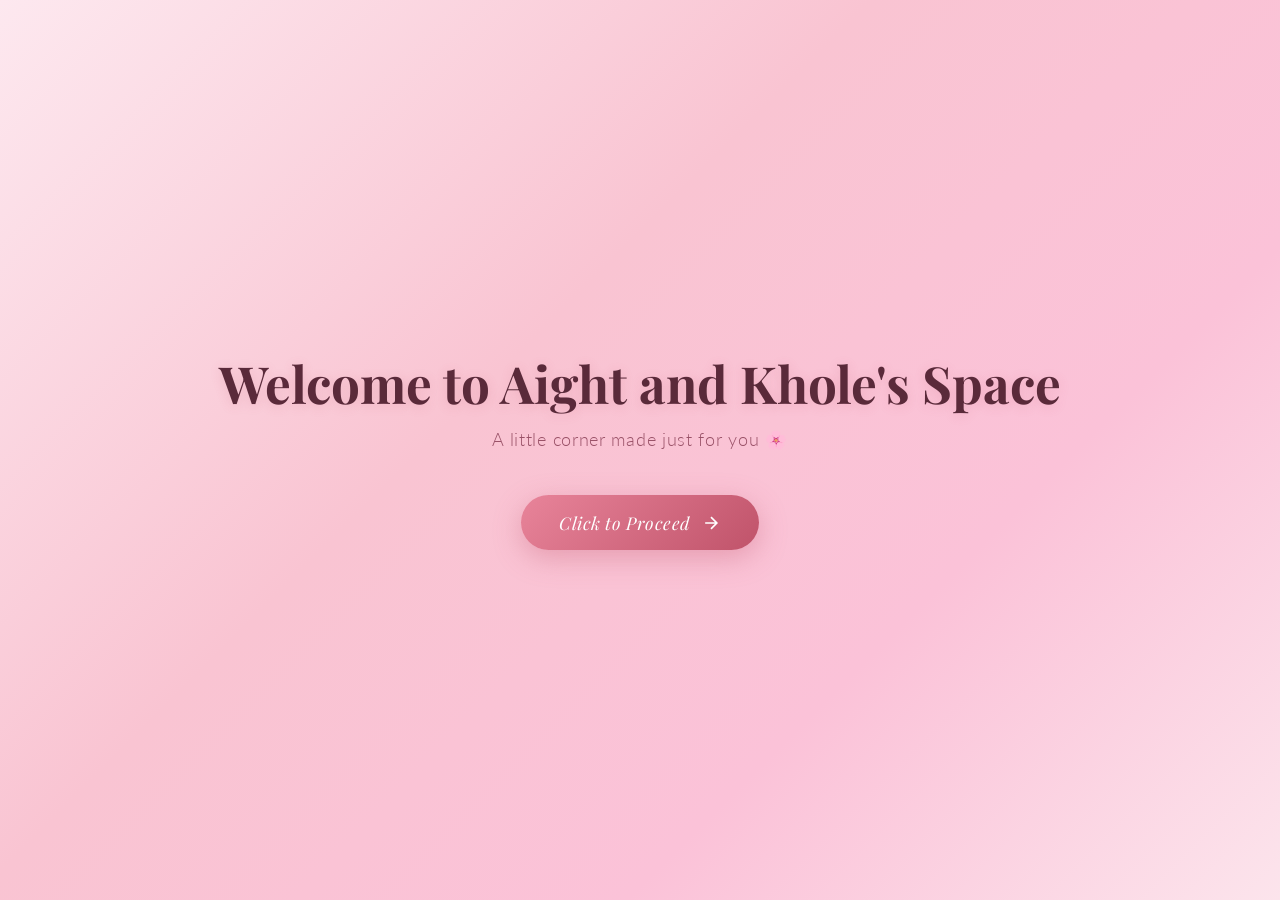
<file: Page 1/index.html>
<!DOCTYPE html>
<html lang="en">
<head>
  <meta charset="UTF-8" />
  <meta name="viewport" content="width=device-width, initial-scale=1.0"/>
  <title>Aight & Khole's Space</title>
  <link rel="stylesheet" href="style.css" />
  <link href="https://fonts.googleapis.com/css2?family=Playfair+Display:ital,wght@0,400;0,700;1,400&family=Lato:wght@300;400&display=swap" rel="stylesheet"/>
</head>
<body class="landing-body">

  <!-- Floating petals -->
  <div class="petals-container" id="petals"></div>

  <div class="landing-wrapper">
    <h1 class="landing-title">Welcome to Aight and Khole's Space</h1>
    <p class="landing-sub">A little corner made just for you 🌸</p>
    <button class="proceed-btn" onclick="window.location.href='letters.html'">
      <span>Click to Proceed</span>
      <svg class="arrow" viewBox="0 0 24 24" fill="none" stroke="currentColor" stroke-width="2">
        <path d="M5 12h14M12 5l7 7-7 7"/>
      </svg>
    </button>
  </div>

  <script>
    // Generate floating petals
    const container = document.getElementById('petals');
    const emojis = ['🌸','🌷','💕','✨','🌼','💗'];
    for (let i = 0; i < 22; i++) {
      const p = document.createElement('div');
      p.classList.add('petal');
      p.textContent = emojis[Math.floor(Math.random() * emojis.length)];
      p.style.left = Math.random() * 100 + 'vw';
      p.style.animationDuration = (6 + Math.random() * 8) + 's';
      p.style.animationDelay = (Math.random() * 8) + 's';
      p.style.fontSize = (14 + Math.random() * 18) + 'px';
      container.appendChild(p);
    }
  </script>
</body>
</html>
</file>
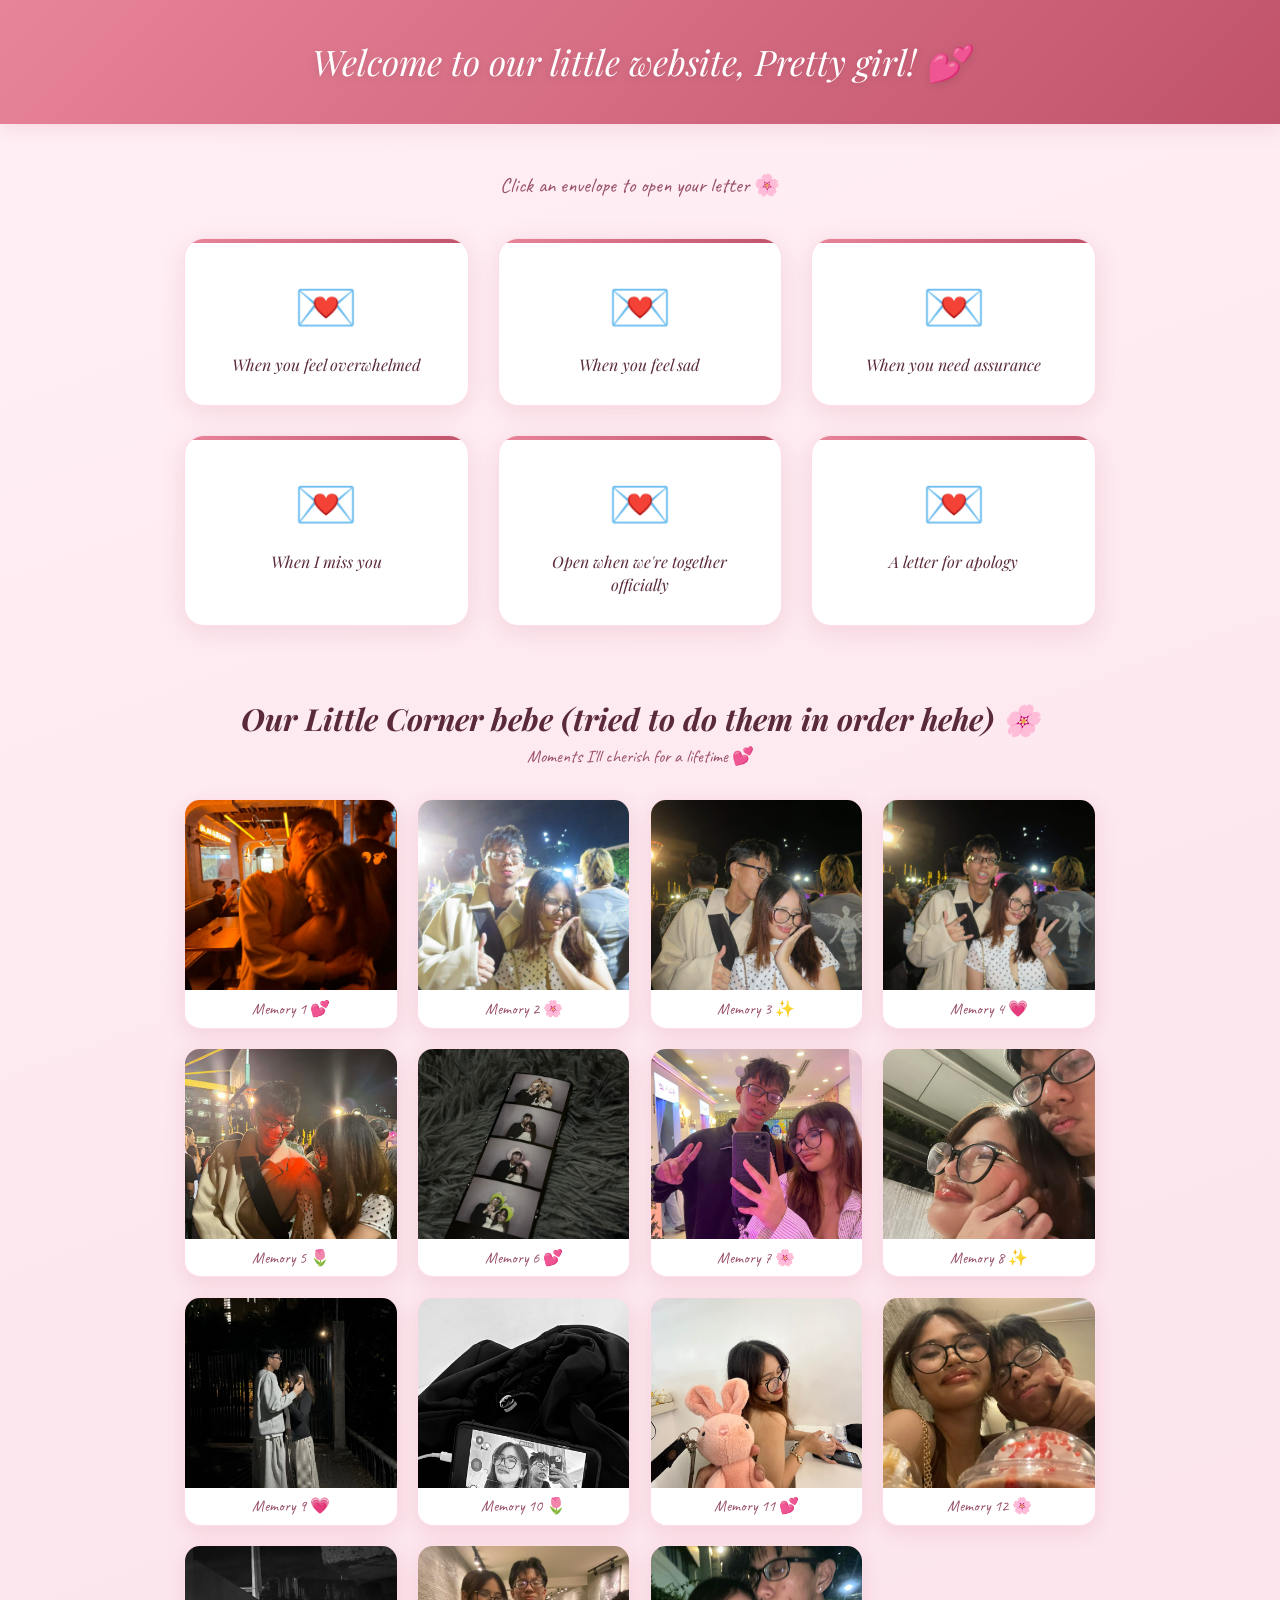
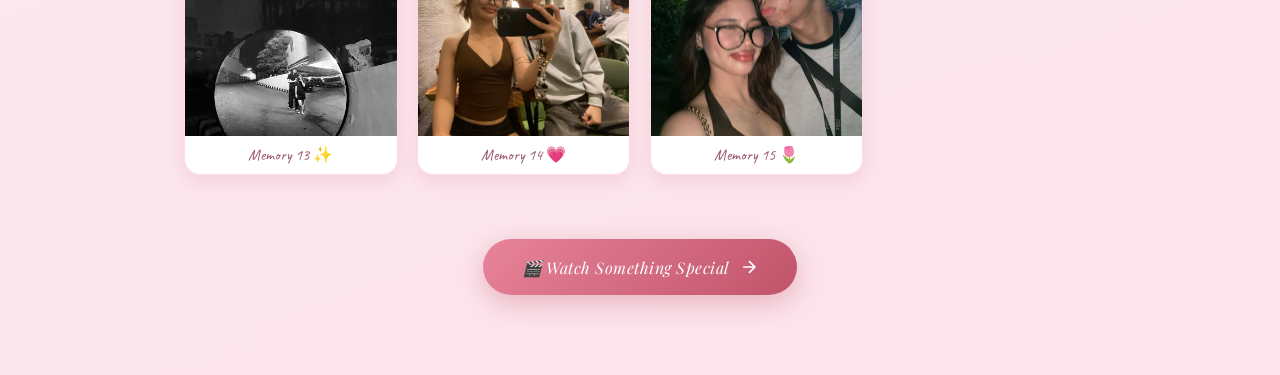
<file: Page 1/letters.html>
<!DOCTYPE html>
<html lang="en">
<head>
  <meta charset="UTF-8" />
  <meta name="viewport" content="width=device-width, initial-scale=1.0"/>
  <title>Letters for You 💌</title>
  <link rel="stylesheet" href="style.css" />
  <link href="https://fonts.googleapis.com/css2?family=Playfair+Display:ital,wght@0,400;0,700;1,400&family=Lato:wght@300;400&family=Caveat:wght@400;600&display=swap" rel="stylesheet"/>
</head>
<body class="letters-body">

  <div class="petals-container" id="petals"></div>

  <header class="letters-header">
    <h1>Welcome to our little website, Pretty girl! 💕</h1>
  </header>

  <main class="letters-main">
    <p class="letters-intro">Click an envelope to open your letter 🌸</p>

    <div class="envelopes-grid">

      <!-- Envelope 1 -->
      <div class="envelope-card" onclick="openLetter(0)">
        <div class="envelope-icon">💌</div>
        <div class="envelope-label">When you feel overwhelmed</div>
      </div>

      <!-- Envelope 2 -->
      <div class="envelope-card" onclick="openLetter(1)">
        <div class="envelope-icon">💌</div>
        <div class="envelope-label">When you feel sad</div>
      </div>

      <!-- Envelope 3 -->
      <div class="envelope-card" onclick="openLetter(2)">
        <div class="envelope-icon">💌</div>
        <div class="envelope-label">When you need assurance</div>
      </div>

      <!-- Envelope 4 -->
      <div class="envelope-card" onclick="openLetter(3)">
        <div class="envelope-icon">💌</div>
        <div class="envelope-label">When I miss you</div>
      </div>

      <!-- Envelope 5 -->
      <div class="envelope-card" onclick="openLetter(4)">
        <div class="envelope-icon">💌</div>
        <div class="envelope-label">Open when we're together officially</div>
      </div>

      <!-- Envelope 6 -->
      <div class="envelope-card" onclick="openLetter(5)">
        <div class="envelope-icon">💌</div>
        <div class="envelope-label">A letter for apology</div>
      </div>

    </div>

    <!-- ===== PHOTO GALLERY ===== -->
    <div class="gallery-section">
      <h2 class="gallery-title">Our Little Corner bebe (tried to do them in order hehe) 🌸</h2>
      <p class="gallery-sub">Moments I'll cherish for a lifetime 💕</p>
      <div class="photo-grid">

        <div class="photo-item" onclick="openLightbox('/Assets/Img/aight4.jpg', 'Memory 1 💕')">
          <img src="/Page 1/aight4.jpg" alt="Memory 1" />
          <div class="photo-caption">Memory 1 💕</div>
        </div>

        <div class="photo-item" onclick="openLightbox('/Assets/Img/aight2.jpg', 'Memory 2 🌸')">
          <img src="/Page 1/aight2.jpg" alt="Memory 2" />
          <div class="photo-caption">Memory 2 🌸</div>
        </div>

        <div class="photo-item" onclick="openLightbox('/Assets/Img/aight3.jpg', 'Memory 3 ✨')">
          <img src="/Page 1/aight3.jpg" alt="Memory 3" />
          <div class="photo-caption">Memory 3 ✨</div>
        </div>

        <div class="photo-item" onclick="openLightbox('/Assets/Img/aight 1.jpg', 'Memory 4 💗')">
          <img src="/Page 1/aight 1.jpg" alt="Memory 4" />
          <div class="photo-caption">Memory 4 💗</div>
        </div>

        <div class="photo-item" onclick="openLightbox('/Assets/Img/Aight 5.jpg', 'Memory 5 🌷')">
          <img src="/Page 1/Aight 5.jpg" alt="Memory 5" />
          <div class="photo-caption">Memory 5 🌷</div>
        </div>

        <div class="photo-item" onclick="openLightbox('/Assets/Img/Aight 6.jpg', 'Memory 6 💕')">
          <img src="/Page 1/Aight 6.jpg" alt="Memory 6" />
          <div class="photo-caption">Memory 6 💕</div>
        </div>

        <div class="photo-item" onclick="openLightbox('/Assets/Img/Aight 7.jpg', 'Memory 7 🌸')">
          <img src="/Page 1/Aight 7.jpg" alt="Memory 7" />
          <div class="photo-caption">Memory 7 🌸</div>
        </div>

        <div class="photo-item" onclick="openLightbox('/Assets/Img/Aight 8.jpg', 'Memory 8 ✨')">
          <img src="/Page 1/Aight 8.jpg" alt="Memory 8" />
          <div class="photo-caption">Memory 8 ✨</div>
        </div>

        <div class="photo-item" onclick="openLightbox('/Assets/Img/Aight 9.jpg', 'Memory 9 💗')">
          <img src="/Page 1/Aight 9.jpg" alt="Memory 9" />
          <div class="photo-caption">Memory 9 💗</div>
        </div>

        <div class="photo-item" onclick="openLightbox('/Assets/Img/Aight 10.jpg', 'Memory 10 🌷')">
          <img src="/Page 1/Aight 10.jpg" alt="Memory 10" />
          <div class="photo-caption">Memory 10 🌷</div>
        </div>

        <div class="photo-item" onclick="openLightbox('/Assets/Img/Aight 11.jpg', 'Memory 11 💕')">
          <img src="/Page 1/Aight 11.jpg" alt="Memory 11" />
          <div class="photo-caption">Memory 11 💕</div>
        </div>

        <div class="photo-item" onclick="openLightbox('/Assets/Img/Aight 12.jpg', 'Memory 12 🌸')">
          <img src="/Page 1/Aight 12.jpg" alt="Memory 12" />
          <div class="photo-caption">Memory 12 🌸</div>
        </div>

        <div class="photo-item" onclick="openLightbox('/Assets/Img/Aight 13.jpg', 'Memory 13 ✨')">
          <img src="/Page 1/Aight 13.jpg" alt="Memory 13" />
          <div class="photo-caption">Memory 13 ✨</div>
        </div>

        <div class="photo-item" onclick="openLightbox('/Assets/Img/Aight 14.jpg', 'Memory 14 💗')">
          <img src="/Page 1/Aight 14.jpg" alt="Memory 14" />
          <div class="photo-caption">Memory 14 💗</div>
        </div>

        <div class="photo-item" onclick="openLightbox('/Assets/Img/Aight 15.jpg', 'Memory 15 🌷')">
          <img src="/Page 1/Aight 15.jpg" alt="Memory 15" />
          <div class="photo-caption">Memory 15 🌷</div>
        </div>

      </div>
    </div>

    <!-- ===== VIDEO PAGE BUTTON ===== -->
    <div class="video-btn-wrap">
      <button class="proceed-btn video-nav-btn" onclick="window.location.href='https://youtube.com/shorts/dggCpLB_wQ0?si=hgy4erXbG9BIge2f'">
        <span>🎬 Watch Something Special</span>
        <svg class="arrow" viewBox="0 0 24 24" fill="none" stroke="currentColor" stroke-width="2">
          <path d="M5 12h14M12 5l7 7-7 7"/>
        </svg>
      </button>
    </div>

  </main>

  <!-- Letter Modal Overlay -->
  <div class="modal-overlay" id="modalOverlay" onclick="closeLetter()">
    <div class="letter-modal" onclick="event.stopPropagation()">
      <button class="close-btn" onclick="closeLetter()">✕</button>
      <div class="letter-wax-seal">💕</div>
      <h2 class="letter-title" id="letterTitle"></h2>
      <div class="letter-body" id="letterBody"></div>
      <div class="letter-signature">With all my love, Khole 💗</div>
    </div>
  </div>

  <!-- Lightbox — no src on img, set purely by JS -->
  <div class="lightbox" id="lightbox">
    <button class="lightbox-close" id="lightboxClose">✕</button>
    <img id="lightboxImg" alt="Memory" />
    <div class="lightbox-caption" id="lightboxCaption"></div>
  </div>

  <script src="script.js"></script>
  <script>
    // Floating petals
    const container = document.getElementById('petals');
    const emojis = ['🌸','🌷','💕','✨','🌼','💗'];
    for (let i = 0; i < 18; i++) {
      const p = document.createElement('div');
      p.classList.add('petal');
      p.textContent = emojis[Math.floor(Math.random() * emojis.length)];
      p.style.left = Math.random() * 100 + 'vw';
      p.style.animationDuration = (6 + Math.random() * 8) + 's';
      p.style.animationDelay = (Math.random() * 8) + 's';
      p.style.fontSize = (14 + Math.random() * 18) + 'px';
      container.appendChild(p);
    }

    // ── Lightbox ──
    const lightbox    = document.getElementById('lightbox');
    const lightboxImg = document.getElementById('lightboxImg');
    const lightboxCap = document.getElementById('lightboxCaption');

    function openLightbox(src, caption) {
      lightboxImg.src = src;
      lightboxCap.textContent = caption;
      lightbox.classList.add('active');
      document.body.style.overflow = 'hidden';
    }

    function closeLightbox() {
      lightbox.classList.remove('active');
      document.body.style.overflow = '';
      setTimeout(() => { lightboxImg.src = ''; }, 300);
    }

    // Clicking the dark backdrop closes it; clicking the image itself does not
    lightbox.addEventListener('click', function(e) {
      if (e.target === lightbox || e.target === lightboxCap) closeLightbox();
    });

    document.getElementById('lightboxClose').addEventListener('click', closeLightbox);

    // Escape closes both lightbox and letter modal
    document.addEventListener('keydown', e => {
      if (e.key === 'Escape') { closeLetter(); closeLightbox(); }
    });
  </script>
</body>
</html>
</file>
<file: Page 1/style.css>
/* =====================
   CSS Variables & Reset
   ===================== */
:root {
  --blush: #f9c4d2;
  --rose: #e8849a;
  --deep-rose: #c0536a;
  --cream: #fff7f9;
  --petal: #fde8ef;
  --text-dark: #5a2a3a;
  --text-mid: #9a5268;
  --gold: #d4a373;
  --shadow: rgba(192, 83, 106, 0.15);
}

*, *::before, *::after {
  box-sizing: border-box;
  margin: 0;
  padding: 0;
}

body {
  font-family: 'Lato', sans-serif;
  min-height: 100vh;
  overflow-x: hidden;
}

/* =====================
   Floating Petals
   ===================== */
.petals-container {
  position: fixed;
  top: 0; left: 0;
  width: 100%; height: 100%;
  pointer-events: none;
  z-index: 0;
  overflow: hidden;
}

.petal {
  position: absolute;
  top: -40px;
  animation: fallDown linear infinite;
  opacity: 0.7;
  user-select: none;
}

@keyframes fallDown {
  0%   { transform: translateY(-40px) rotate(0deg); opacity: 0.8; }
  100% { transform: translateY(110vh) rotate(360deg); opacity: 0; }
}

/* =====================
   LANDING PAGE
   ===================== */
.landing-body {
  background: linear-gradient(135deg, #fde8ef 0%, #f9c4d2 40%, #fbc2d8 70%, #fce4ec 100%);
  display: flex;
  align-items: center;
  justify-content: center;
  position: relative;
}

.landing-wrapper {
  position: relative;
  z-index: 1;
  text-align: center;
  padding: 2rem;
  animation: fadeUp 1.2s ease both;
}

@keyframes fadeUp {
  from { opacity: 0; transform: translateY(30px); }
  to   { opacity: 1; transform: translateY(0); }
}

.landing-title {
  font-family: 'Playfair Display', serif;
  font-size: clamp(1.8rem, 5vw, 3.2rem);
  color: var(--text-dark);
  line-height: 1.3;
  margin-bottom: 0.8rem;
  text-shadow: 0 2px 12px rgba(192, 83, 106, 0.18);
}

.landing-sub {
  font-family: 'Lato', sans-serif;
  font-weight: 300;
  font-size: 1.1rem;
  color: var(--text-mid);
  margin-bottom: 2.8rem;
  letter-spacing: 0.04em;
}

.proceed-btn {
  display: inline-flex;
  align-items: center;
  gap: 10px;
  background: linear-gradient(135deg, var(--rose), var(--deep-rose));
  color: #fff;
  font-family: 'Playfair Display', serif;
  font-size: 1.1rem;
  font-style: italic;
  border: none;
  border-radius: 60px;
  padding: 1rem 2.4rem;
  cursor: pointer;
  box-shadow: 0 8px 28px rgba(192, 83, 106, 0.35);
  transition: transform 0.25s ease, box-shadow 0.25s ease;
  letter-spacing: 0.03em;
}

.proceed-btn:hover {
  transform: translateY(-4px) scale(1.03);
  box-shadow: 0 14px 36px rgba(192, 83, 106, 0.45);
}

.proceed-btn:active {
  transform: translateY(-1px);
}

.proceed-btn .arrow {
  width: 20px;
  height: 20px;
  transition: transform 0.25s ease;
}

.proceed-btn:hover .arrow {
  transform: translateX(4px);
}

/* =====================
   LETTERS PAGE
   ===================== */
.letters-body {
  background: linear-gradient(160deg, #fff0f5 0%, #fde8ef 50%, #fce4ec 100%);
  min-height: 100vh;
  position: relative;
}

.letters-header {
  position: relative;
  z-index: 1;
  background: linear-gradient(135deg, var(--rose), var(--deep-rose));
  padding: 2.4rem 2rem;
  text-align: center;
  box-shadow: 0 4px 20px var(--shadow);
}

.letters-header h1 {
  font-family: 'Playfair Display', serif;
  font-size: clamp(1.3rem, 4vw, 2.2rem);
  color: #fff;
  font-weight: 400;
  font-style: italic;
  text-shadow: 0 2px 10px rgba(0,0,0,0.12);
  animation: fadeUp 1s ease both;
}

.letters-main {
  position: relative;
  z-index: 1;
  max-width: 960px;
  margin: 0 auto;
  padding: 3rem 1.5rem 5rem;
}

.letters-intro {
  text-align: center;
  font-family: 'Caveat', cursive;
  font-size: 1.3rem;
  color: var(--text-mid);
  margin-bottom: 2.5rem;
  animation: fadeUp 1s ease 0.3s both;
}

.envelopes-grid {
  display: grid;
  grid-template-columns: repeat(auto-fill, minmax(250px, 1fr));
  gap: 1.8rem;
}

/* Envelope Cards */
.envelope-card {
  background: #fff;
  border-radius: 20px;
  padding: 2.2rem 1.6rem 1.8rem;
  text-align: center;
  cursor: pointer;
  box-shadow: 0 6px 24px var(--shadow);
  border: 1.5px solid #fddde6;
  transition: transform 0.3s cubic-bezier(.34,1.56,.64,1), box-shadow 0.3s ease;
  animation: fadeUp 0.8s ease both;
  position: relative;
  overflow: hidden;
}

.envelope-card::before {
  content: '';
  position: absolute;
  top: 0; left: 0;
  width: 100%; height: 4px;
  background: linear-gradient(90deg, var(--rose), var(--deep-rose));
  border-radius: 20px 20px 0 0;
}

.envelope-card:nth-child(1) { animation-delay: 0.1s; }
.envelope-card:nth-child(2) { animation-delay: 0.2s; }
.envelope-card:nth-child(3) { animation-delay: 0.3s; }
.envelope-card:nth-child(4) { animation-delay: 0.4s; }
.envelope-card:nth-child(5) { animation-delay: 0.5s; }
.envelope-card:nth-child(6) { animation-delay: 0.6s; }

.envelope-card:hover {
  transform: translateY(-8px) scale(1.03);
  box-shadow: 0 18px 40px rgba(192, 83, 106, 0.22);
}

.envelope-icon {
  font-size: 3.2rem;
  margin-bottom: 1rem;
  display: block;
  animation: wiggle 3s ease-in-out infinite;
}

@keyframes wiggle {
  0%, 100% { transform: rotate(-4deg); }
  50% { transform: rotate(4deg); }
}

.envelope-label {
  font-family: 'Playfair Display', serif;
  font-size: 1rem;
  color: var(--text-dark);
  line-height: 1.4;
  font-style: italic;
}

/* =====================
   LETTER MODAL
   ===================== */
.modal-overlay {
  display: none;
  position: fixed;
  inset: 0;
  background: rgba(90, 42, 58, 0.45);
  backdrop-filter: blur(6px);
  z-index: 100;
  align-items: center;
  justify-content: center;
  padding: 1rem;
}

.modal-overlay.active {
  display: flex;
  animation: fadeIn 0.3s ease;
}

@keyframes fadeIn {
  from { opacity: 0; }
  to   { opacity: 1; }
}

.letter-modal {
  background: #fffaf8;
  border-radius: 24px;
  max-width: 560px;
  width: 100%;
  padding: 3rem 2.6rem 2.4rem;
  position: relative;
  box-shadow: 0 24px 80px rgba(90, 42, 58, 0.3);
  border: 1px solid #f5d0da;
  animation: popIn 0.4s cubic-bezier(.34,1.56,.64,1);
  max-height: 85vh;
  overflow-y: auto;
}

@keyframes popIn {
  from { opacity: 0; transform: scale(0.8) translateY(20px); }
  to   { opacity: 1; transform: scale(1) translateY(0); }
}

.close-btn {
  position: absolute;
  top: 1rem; right: 1.2rem;
  background: none;
  border: none;
  font-size: 1.3rem;
  color: var(--text-mid);
  cursor: pointer;
  line-height: 1;
  transition: color 0.2s, transform 0.2s;
}

.close-btn:hover {
  color: var(--deep-rose);
  transform: rotate(90deg);
}

.letter-wax-seal {
  font-size: 2.4rem;
  text-align: center;
  margin-bottom: 0.6rem;
}

.letter-title {
  font-family: 'Playfair Display', serif;
  font-size: 1.25rem;
  color: var(--deep-rose);
  text-align: center;
  font-style: italic;
  margin-bottom: 1.8rem;
  padding-bottom: 1rem;
  border-bottom: 1px dashed #f5c6d0;
}

.letter-body {
  font-family: 'Caveat', cursive;
  font-size: 1.2rem;
  color: var(--text-dark);
  line-height: 1.9;
  white-space: pre-line;
}

.letter-signature {
  font-family: 'Playfair Display', serif;
  font-style: italic;
  color: var(--rose);
  text-align: right;
  margin-top: 2rem;
  font-size: 1rem;
  padding-top: 1rem;
  border-top: 1px dashed #f5c6d0;
}

/* Scrollbar for modal */
.letter-modal::-webkit-scrollbar { width: 5px; }
.letter-modal::-webkit-scrollbar-thumb { background: var(--blush); border-radius: 10px; }

/* =====================
   PHOTO GALLERY
   ===================== */
.gallery-section {
  margin-top: 4.5rem;
  position: relative;
  z-index: 1;
}

.gallery-title {
  font-family: 'Playfair Display', serif;
  font-size: 1.9rem;
  color: var(--text-dark);
  text-align: center;
  font-style: italic;
  margin-bottom: 0.4rem;
}

.gallery-sub {
  text-align: center;
  font-family: 'Caveat', cursive;
  font-size: 1.1rem;
  color: var(--text-mid);
  margin-bottom: 2rem;
}

.photo-grid {
  display: grid;
  grid-template-columns: repeat(auto-fill, minmax(190px, 1fr));
  gap: 1.2rem;
}

.photo-item {
  border-radius: 16px;
  overflow: hidden;
  box-shadow: 0 6px 20px var(--shadow);
  background: linear-gradient(135deg, var(--blush), var(--petal));
  cursor: zoom-in;
  transition: transform 0.3s cubic-bezier(.34,1.56,.64,1), box-shadow 0.3s ease;
  border: 1.5px solid #fddde6;
}

.photo-item:hover {
  transform: translateY(-6px) scale(1.03);
  box-shadow: 0 16px 36px rgba(192, 83, 106, 0.25);
}

.photo-item img {
  width: 100%;
  height: 190px;
  object-fit: cover;
  display: block;
  transition: transform 0.4s ease;
  background: linear-gradient(135deg, var(--blush), var(--petal));
}

.photo-item:hover img {
  transform: scale(1.06);
}

.photo-caption {
  font-family: 'Caveat', cursive;
  font-size: 1rem;
  color: var(--text-mid);
  text-align: center;
  padding: 0.55rem 0.8rem;
  background: #fff;
}

/* =====================
   LIGHTBOX
   ===================== */
.lightbox {
  display: none;
  position: fixed;
  top: 0; left: 0;
  width: 100vw;
  height: 100vh;
  background: rgba(10, 0, 8, 0.96);
  backdrop-filter: blur(14px);
  -webkit-backdrop-filter: blur(14px);
  z-index: 9999;
  align-items: center;
  justify-content: center;
  flex-direction: column;
  cursor: zoom-out;
}

.lightbox.active {
  display: flex;
  animation: fadeIn 0.25s ease;
}

.lightbox img {
  max-width: 92vw;
  max-height: 82vh;
  width: auto;
  height: auto;
  border-radius: 12px;
  box-shadow: 0 30px 80px rgba(0, 0, 0, 0.7);
  object-fit: contain;
  cursor: default;
  animation: zoomIn 0.3s cubic-bezier(.34,1.56,.64,1);
}

@keyframes zoomIn {
  from { opacity: 0; transform: scale(0.88); }
  to   { opacity: 1; transform: scale(1); }
}

.lightbox-caption {
  font-family: 'Caveat', cursive;
  font-size: 1.3rem;
  color: var(--blush);
  margin-top: 1.2rem;
  text-align: center;
  letter-spacing: 0.02em;
}

.lightbox-close {
  position: fixed;
  top: 1.2rem;
  right: 1.6rem;
  background: rgba(255,255,255,0.12);
  border: 1px solid rgba(255,255,255,0.2);
  border-radius: 50%;
  width: 40px;
  height: 40px;
  display: flex;
  align-items: center;
  justify-content: center;
  font-size: 1.2rem;
  color: #fff;
  cursor: pointer;
  z-index: 10000;
  transition: transform 0.2s, background 0.2s;
  line-height: 1;
}

.lightbox-close:hover {
  background: rgba(232, 132, 154, 0.5);
  transform: rotate(90deg);
}

/* =====================
   VIDEO BUTTON
   ===================== */
.video-btn-wrap {
  text-align: center;
  margin-top: 4rem;
}

.video-nav-btn {
  font-size: 1rem;
  padding: 1.1rem 2.4rem;
}

/* =====================
   VIDEO PAGE
   ===================== */
.video-body {
  background: linear-gradient(160deg, #fff0f5 0%, #fde8ef 50%, #fce4ec 100%);
  min-height: 100vh;
  position: relative;
}

.video-main {
  position: relative;
  z-index: 1;
  max-width: 860px;
  margin: 0 auto;
  padding: 3rem 1.5rem 5rem;
}

.video-container {
  width: 100%;
  border-radius: 20px;
  overflow: hidden;
  box-shadow: 0 12px 48px rgba(192, 83, 106, 0.25);
  background: #1a0a10;
  aspect-ratio: 16 / 9;
  border: 2px solid #fddde6;
  margin-bottom: 2.4rem;
}

.video-container video,
.video-container iframe {
  width: 100%;
  height: 100%;
  display: block;
  border: none;
}

.video-note {
  background: #fff;
  border-radius: 20px;
  padding: 2rem 2.2rem;
  box-shadow: 0 6px 24px var(--shadow);
  border: 1.5px solid #fddde6;
  text-align: center;
  margin-bottom: 2.4rem;
}

.video-note-text {
  font-family: 'Caveat', cursive;
  font-size: 1.25rem;
  color: var(--text-dark);
  line-height: 1.8;
  margin-top: 0.6rem;
}

.back-btn-wrap {
  text-align: center;
}
</file>
